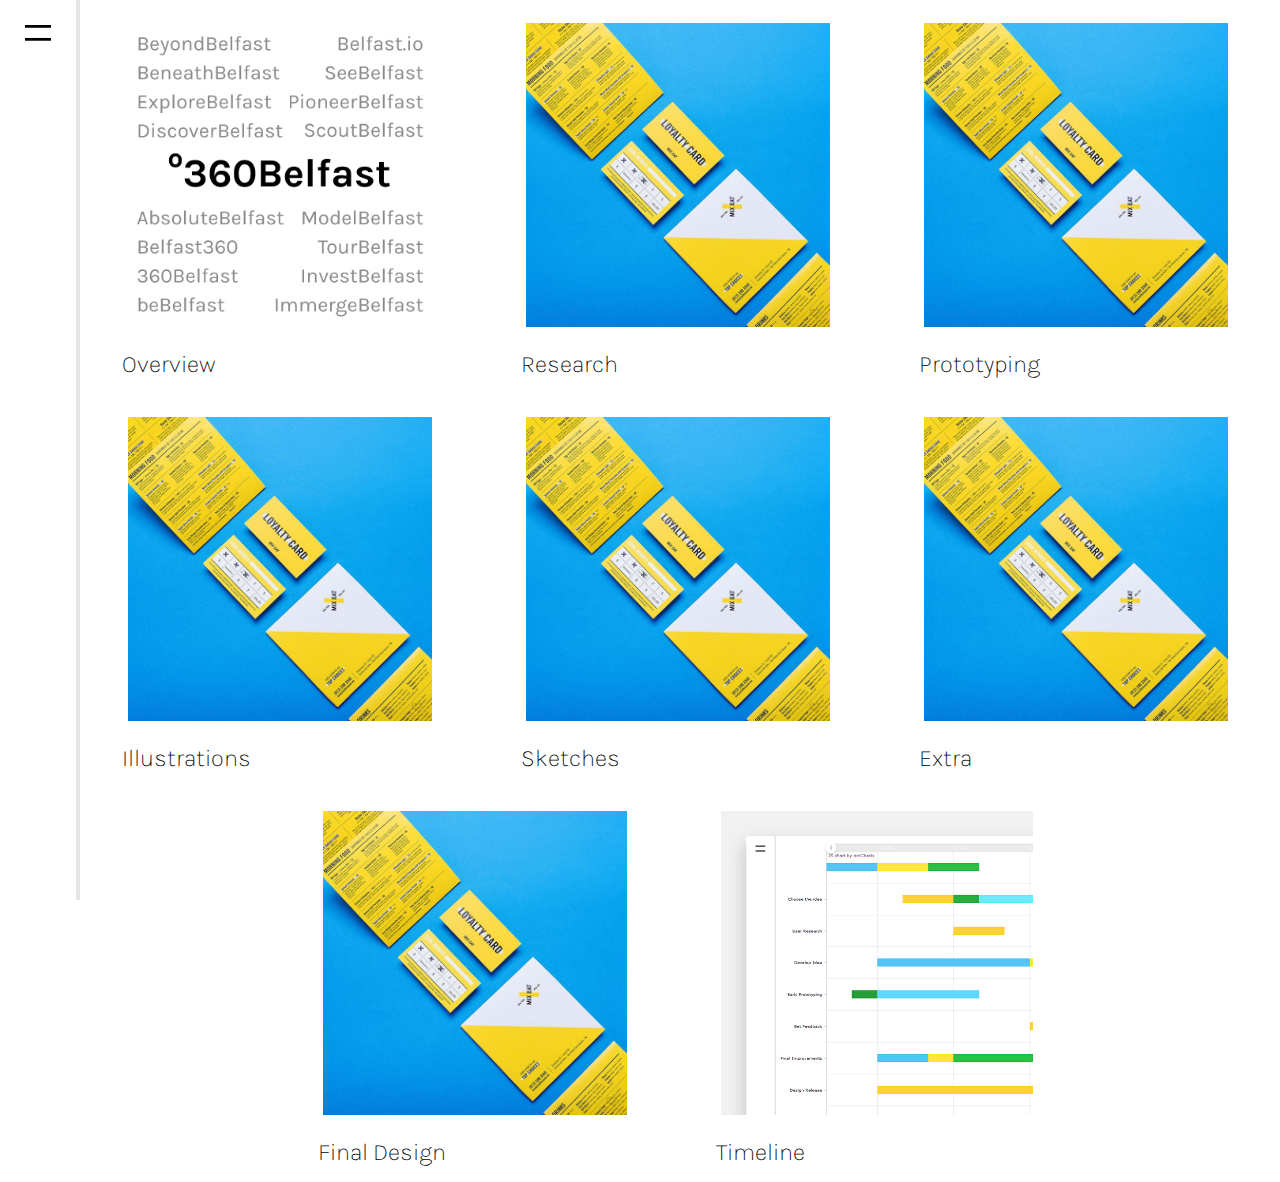
<file: index.html>
<!doctype html>
<html>

<head>
    <link rel="stylesheet" href="style.css" />
    <link href="https://fonts.googleapis.com/css?family=Karla" rel="stylesheet"> 
    <meta charset="UTF-8">
    <title>°360Belfast</title>
</head>

<body>
 
 <div id="container">

     <div id="mySidenav" class="sidenav">
            <a href="javascript:void(0)" class="closebtn" onclick="closeNav()">&times;</a>
            <a href="index.html">Home</a>
            <a href="overview.html">Overview</a>
            <a href="#">Research</a>
            <a href="#">Prototyping</a>
            <a href="#">Illustrations</a>
            <a href="#">Sketches</a>
            <a href="#">Extra</a>
            <a href="#">Final Design</a>
            <a href="timeline.html">Timeline</a>
</div>
   
<div id="buttonnav">
  <!-- Use any element to open the sidenav -->
    <span class="span1" onclick="openNav()">
    <svg xmlns="http://www.w3.org/2000/svg" viewBox="0 0 128 77.5" class="svg1"> <rect width="128" height="13.7" class="svg1"/> <rect y="63.8" width="128" height="13.7" class="svg1"/> </svg>
    </span> 
</div>

<div class="right">
   
    <div class="flex-item"><a href="overview.html"><img alt="image1" class="img1" src="img/brandname.jpg"></a><h1>Overview</h1></div>
   
    <div class="flex-item"><img alt="image1" class="img1" src="img/test1.jpg"><h1>Research</h1></div>
    
    <div class="flex-item"><img alt="image1" class="img1" src="img/test1.jpg"><h1>Prototyping</h1></div>
    
    <div class="flex-item"><img alt="image1" class="img1" src="img/test1.jpg"><h1>Illustrations</h1></div>
    
    <div class="flex-item"><img alt="image1" class="img1" src="img/test1.jpg"><h1>Sketches</h1></div>
   
    <div class="flex-item"><img alt="image1" class="img1" src="img/test1.jpg"><h1>Extra</h1></div>
    
    <div class="flex-item"><img alt="image1" class="img1" src="img/test1.jpg"><h1>Final Design</h1></div>
    
    <div class="flex-item"><a href="timeline.html"><img alt="image1" class="img1" src="img/thumbnail.jpg"></a><h1>Timeline</h1></div>
    
    </div>
</div>

</body>

<script src="js/sidebar.js"></script>

</html>
</file>
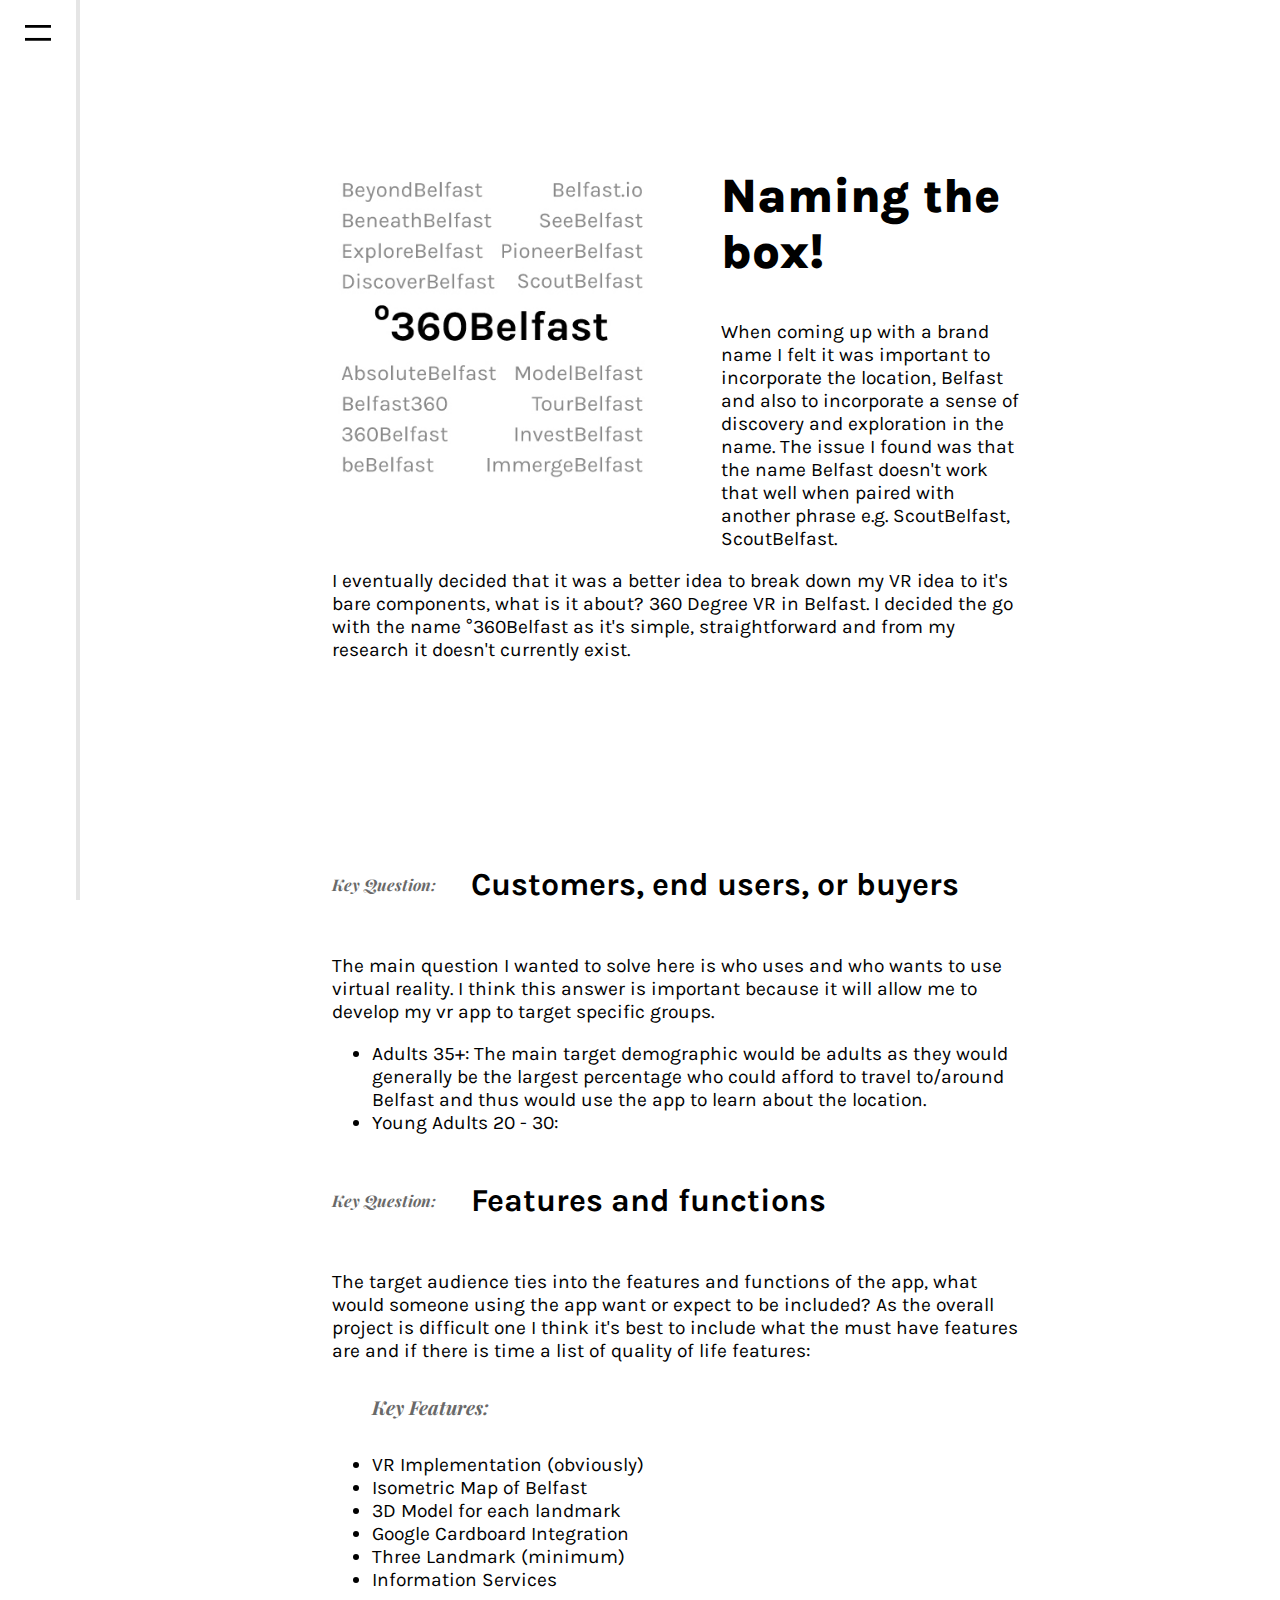
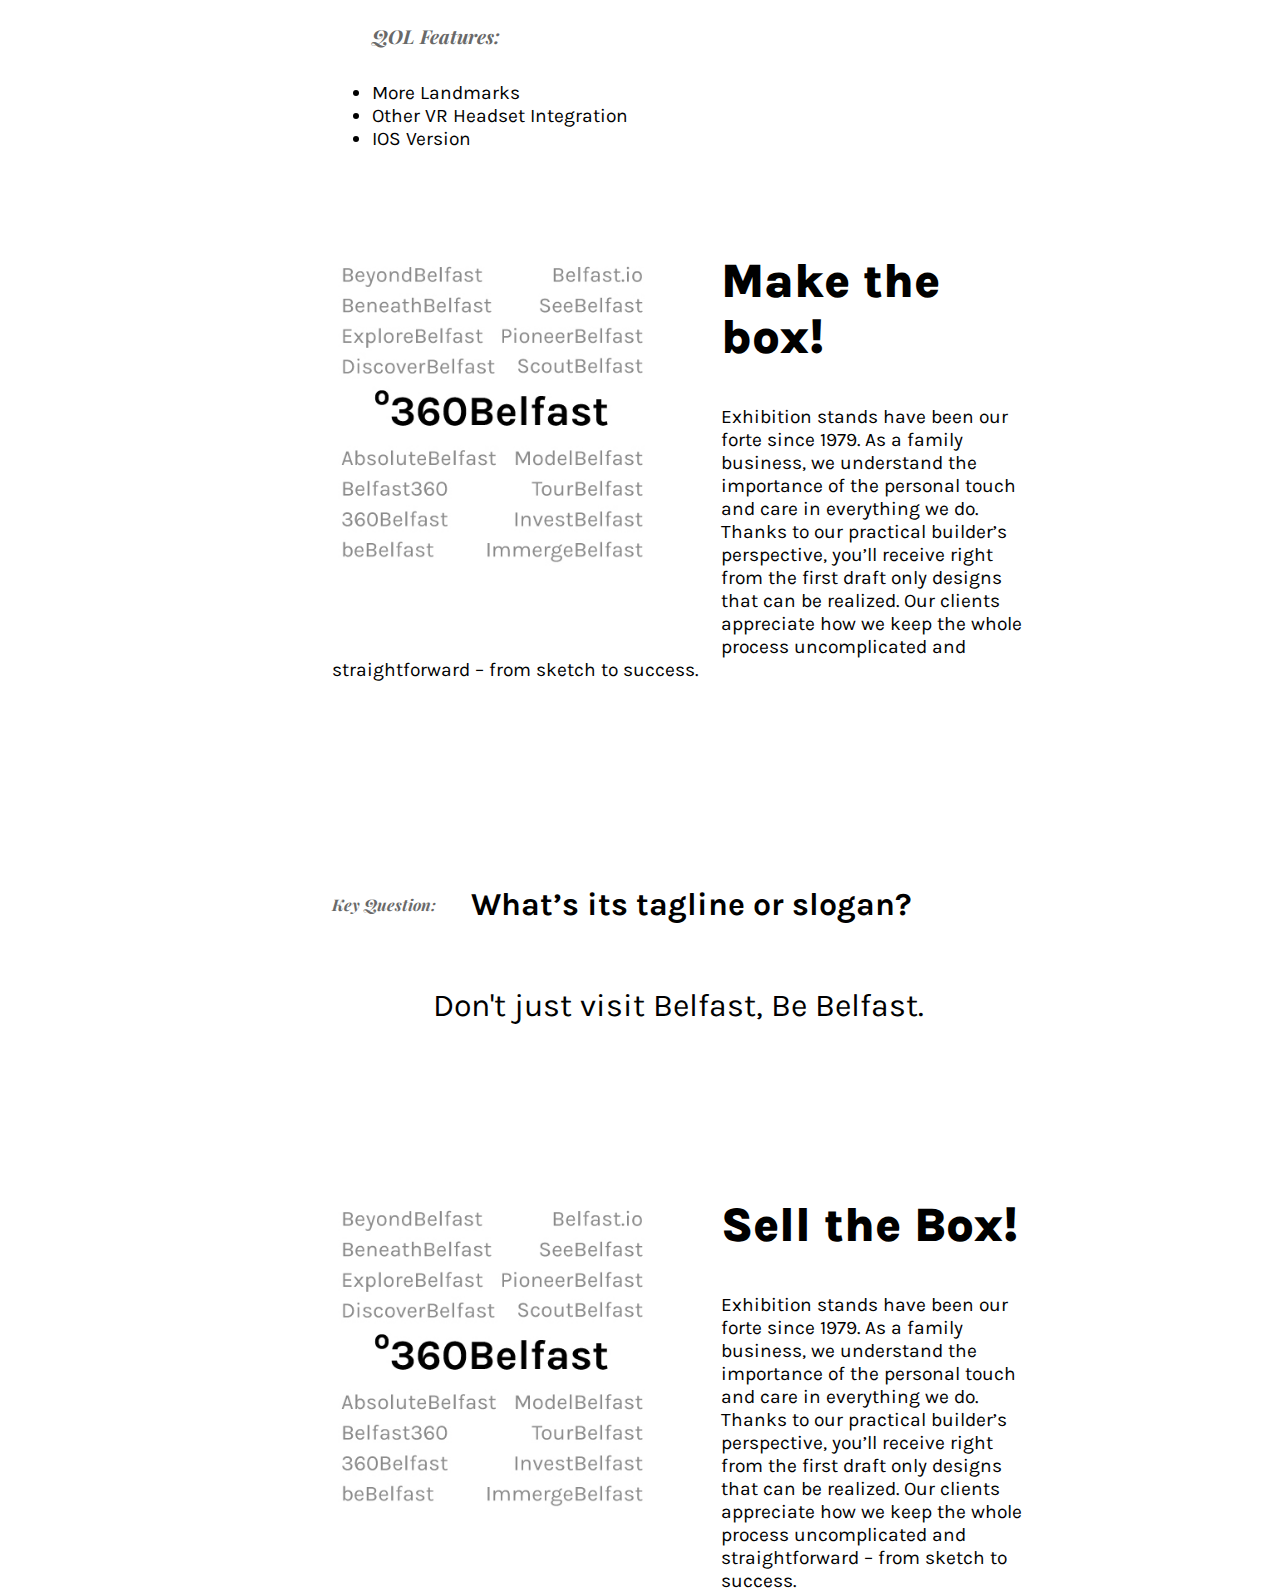
<file: overview.html>
<!doctype html>
<html>
<html>

<head>
    <link rel="stylesheet" href="style.css" />
    <link href="https://fonts.googleapis.com/css?family=Karla" rel="stylesheet">
    <link href="https://fonts.googleapis.com/css?family=Playfair+Display" rel="stylesheet"> 
    <meta charset="UTF-8">
    <title>°360Belfast</title>
</head>

<body>

    <div id="container">

        <div id="mySidenav" class="sidenav">
            <a href="javascript:void(0)" class="closebtn" onclick="closeNav()">&times;</a>
            <a href="index.html">Home</a>
            <a href="overview.html">Overview</a>
            <a href="#">Research</a>
            <a href="#">Prototyping</a>
            <a href="#">Illustrations</a>
            <a href="#">Sketches</a>
            <a href="#">Extra</a>
            <a href="#">Final Design</a>
            <a href="timeline.html">Timeline</a>
        </div>

        <div id="buttonnav">
            <!-- Use any element to open the sidenav -->
            <span class="span1" onclick="openNav()">
                <svg xmlns="http://www.w3.org/2000/svg" viewBox="0 0 128 77.5" class="svg1">
                    <rect width="128" height="13.7" class="svg1" />
                    <rect y="63.8" width="128" height="13.7" class="svg1" /> </svg>
            </span>
        </div>

        <div id="rightoverview">

            <div class="heading1">

                <img alt="image1" class="img2" src="img/brandname.jpg">

                <h2>Naming the box!</h2>

                <p>When coming up with a brand name I felt it was important to incorporate the location, Belfast and also to incorporate a sense of discovery and exploration in the name. The issue I found was that the name Belfast doesn't work that well when paired with another phrase e.g. ScoutBelfast, ScoutBelfast.<br /></p>
                
                <p>I eventually decided that it was a better idea to break down my VR idea to it's bare components, what is it about? 360 Degree VR in Belfast. I decided the go with the name °360Belfast as it's simple, straightforward and from my research it doesn't currently exist.</p>

            </div>
            
            <div class="section1">
                

                <div class="align"><h4>Key Question:</h4><h3>Customers, end users, or buyers</h3></div>

                <p>The main question I wanted to solve here is who uses and who wants to use virtual reality. I think this answer is important because it will allow me to develop my vr app to target specific groups.</p>
                
                <ul>
                    
<li>Adults 35+: The main target demographic would be adults as they would generally be the largest percentage who could afford to travel to/around Belfast and thus would use the app to learn about the location.</li>

<li>Young Adults 20 - 30:</li> 
                    
                </ul>
            
                  
                <div class="align"><h4>Key Question:</h4><h3>Features and functions</h3></div>

                <p>The target audience ties into the features and functions of the app, what would someone using the app want or expect to be included? As the overall project is difficult one I think it's best to include what the must have features are and if there is time a list of quality of life features:</p>
                
<ul class="list1">
    
<h5>Key Features:</h5>                    
                                                    
<li>VR Implementation (obviously)</li>

<li>Isometric Map of Belfast</li> 

<li>3D Model for each landmark</li>

<li>Google Cardboard Integration</li>                                                           

<li>Three Landmark (minimum)</li> 
    
<li>Information Services</li>  
                                                           
<h5>QOL Features:</h5> 
                                                           
<li>More Landmarks</li>

<li>Other VR Headset Integration</li>
                                                           
<li>IOS Version</li>                       
                                                            
</ul>

</div>
          
            
                <div class="heading2">

                <img alt="image1" class="img2" src="img/brandname.jpg">

                <h2>Make the box!</h2>

                <p>Exhibition stands have been our forte since 1979. As a family business, we understand the importance of the personal touch and care in everything we do. Thanks to our practical builder’s perspective, you’ll receive right from the first draft only designs that can be realized. Our clients appreciate how we keep the whole process uncomplicated and straightforward – from sketch to success.</p>

            </div>
            
                     <div class="section2">
                

                <div class="align"> <h4>Key Question:</h4><h3>What’s its tagline or slogan?</h3></div>

                <blockquote>Don't just visit Belfast, Be Belfast.</blockquote>

      
            
                     <div class="heading3">

                <img alt="image1" class="img2" src="img/brandname.jpg">

                <h2>Sell the Box!</h2>

                <p>Exhibition stands have been our forte since 1979. As a family business, we understand the importance of the personal touch and care in everything we do. Thanks to our practical builder’s perspective, you’ll receive right from the first draft only designs that can be realized. Our clients appreciate how we keep the whole process uncomplicated and straightforward – from sketch to success.</p>

            </div>


        </div>

    </div>

</body>

<script src="js/sidebar.js"></script>

</html>
</file>
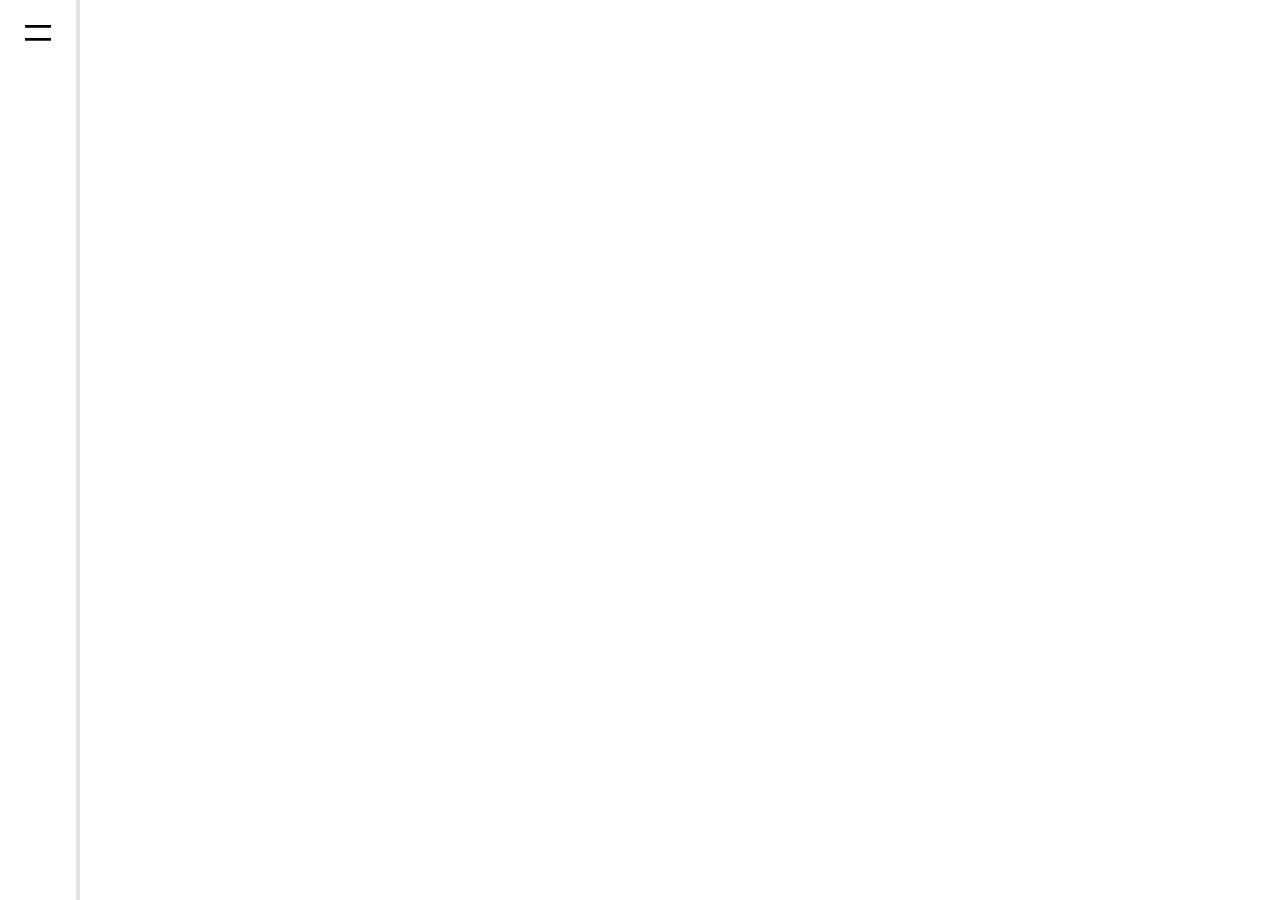
<file: timeline.html>
<!doctype html>
<html>
<html>

<head>
    <link rel="stylesheet" href="style.css" />
    <link href="https://fonts.googleapis.com/css?family=Karla" rel="stylesheet">
    <link href="https://fonts.googleapis.com/css?family=Playfair+Display" rel="stylesheet">
    
    <meta charset="UTF-8">
    <title>°360Belfast</title>
</head>

<body>

    <div id="container">

        <div id="mySidenav" class="sidenav">
            <a href="javascript:void(0)" class="closebtn" onclick="closeNav()">&times;</a>
            <a href="index.html">Home</a>
            <a href="overview.html">Overview</a>
            <a href="#">Research</a>
            <a href="#">Prototyping</a>
            <a href="#">Illustrations</a>
            <a href="#">Sketches</a>
            <a href="#">Extra</a>
            <a href="#">Final Design</a>
            <a href="timeline.html">Timeline</a>
        </div>

        <div id="buttonnav">
            <!-- Use any element to open the sidenav -->
            <span class="span1" onclick="openNav()">
                <svg xmlns="http://www.w3.org/2000/svg" viewBox="0 0 128 77.5" class="svg1">
                    <rect width="128" height="13.7" class="svg1" />
                    <rect y="63.8" width="128" height="13.7" class="svg1" /> </svg>
            </span>
        </div>

        <div id="timeline">

            <div id="chartdiv"></div>

        </div>

    </div>

</body>


<script src="https://www.amcharts.com/lib/3/amcharts.js"></script>
<script src="https://www.amcharts.com/lib/3/serial.js"></script>
<script src="https://www.amcharts.com/lib/3/themes/light.js"></script>
<script src="https://www.amcharts.com/lib/3/gantt.js"></script>
<script src="js/sidebar.js"></script>
<script src="js/chart.js"></script>

</html>
</file>
<file: style.css>
body{
    
margin:0;
}

#container {
display: flex;
height:100vh;
}

.right{ 
display: flex;
flex-wrap:wrap;
align-items: center;
justify-content:center;

}

.flex-item{
    
height:auto; 
margin:0% 2% 0% 2%;
    
}

img.img1{  
width:auto;
height:19em; 

}

img.img1 {
  margin:20px;
  padding: 3px;
  float:left;
	-webkit-transition: margin 0.5s ease-out;
    -moz-transition: margin 0.5s ease-out;
    -o-transition: margin 0.5s ease-out;
}

.img1:hover {
	cursor:pointer;
    margin-top: 5px;
}

h1{
  
margin-left:5%;
margin-top:0.5em;
font-size:1.5em;
font-family: 'Karla', sans-serif;  
font-weight:200;

}

/* Overview Page */

#rightoverview{ 

margin-top:10%;
margin-right: 20%;
margin-left: 20%;
}

.heading1{
    
text-align: left;
margin-bottom: 25%;   
}

.section1{
    
text-align: left; 
margin-bottom:15%;
width:100%;
}


.heading2{
    
text-align: left;
margin-bottom: 25%;   
}

.section3{
    
text-align: left;
margin-bottom: 25%;   
}


.heading3{
    
text-align: left;
margin-bottom: 25%;
margin-top: 25%;
}


h2{
font-size:3em;
font-family: 'Karla', sans-serif;  
font-weight:800;

}

h3{
font-size:2em;
font-family: 'Karla', sans-serif;  
font-weight:bold;

}

h4{
    
float:left;
font-family: 'Playfair Display', serif;
font-style: italic;
margin-right: 5%;
color: dimgrey;
}

.align{
display: flex;
align-items: center;

}

p{
    
font-family: 'Karla', sans-serif;    
text-align: left;
font-size:1.2em;   
}


.section2 blockquote:nth-child(2){
    
font-size:2em;
font-family: 'Karla', sans-serif;
display: flex;
flex-wrap:wrap;
align-items: center;
justify-content:center;    
}

.img2{  
width:auto;
height:20em; 
float:left;
margin-right:10%;
margin-bottom:10%;
    
}

li{
    
font-family: 'Karla', sans-serif;    
text-align: left;
font-size:1.2em;
}

h5{  

font-family: 'Playfair Display', serif;
font-style: italic;
color: dimgrey;
margin-right:5%;
font-size:1.2em;
}

/* Timeline Page */

#chartdiv {
	width		: 95vw;
	height		: 95vh;
	font-size	: 10px;
}					

/* Navigation Menu */

.sidenav {
    height: 100%;
    width: 0;
    position: fixed; /* Stay in place */
    z-index: 1; /* Stay on top */
    top: 0; /* Stay at the top */
    left: 0;
    background-color: white;
    overflow-x: hidden;
    padding-top: 60px; 
    transition: 0.5s; 
}

#buttonnav{
    
background-color: white; 
height:auto;
max-width:3.5em;
min-width:3.5em;
padding:10px;
box-shadow: 4px 0px rgba(0, 0, 0, 0.1);
position:relative;    
}

.svg1{
        
margin:15px;
cursor: pointer;

}

/* The navigation menu links */
.sidenav a {
    padding: 8px 8px 8px 32px;
    text-decoration: none;
    font-size: 25px;
    color: black;
    display: block;
    transition: 0.3s;
    font-family: 'Karla', sans-serif;
}

/* Navigation Hover */
.sidenav a:hover {
    color: #f1f1f1;
}

/* Close Button */
.sidenav .closebtn {
    position: absolute;
    top: 0;
    right: 25px;
    font-size: 36px;
    margin-left: 50px;
    z-index:200;
}

/* smaller screens, less than 450px */
@media screen and (max-height: 450px) {
    .sidenav {padding-top: 15px;}
    .sidenav a {font-size: 18px;}
}
</file>
